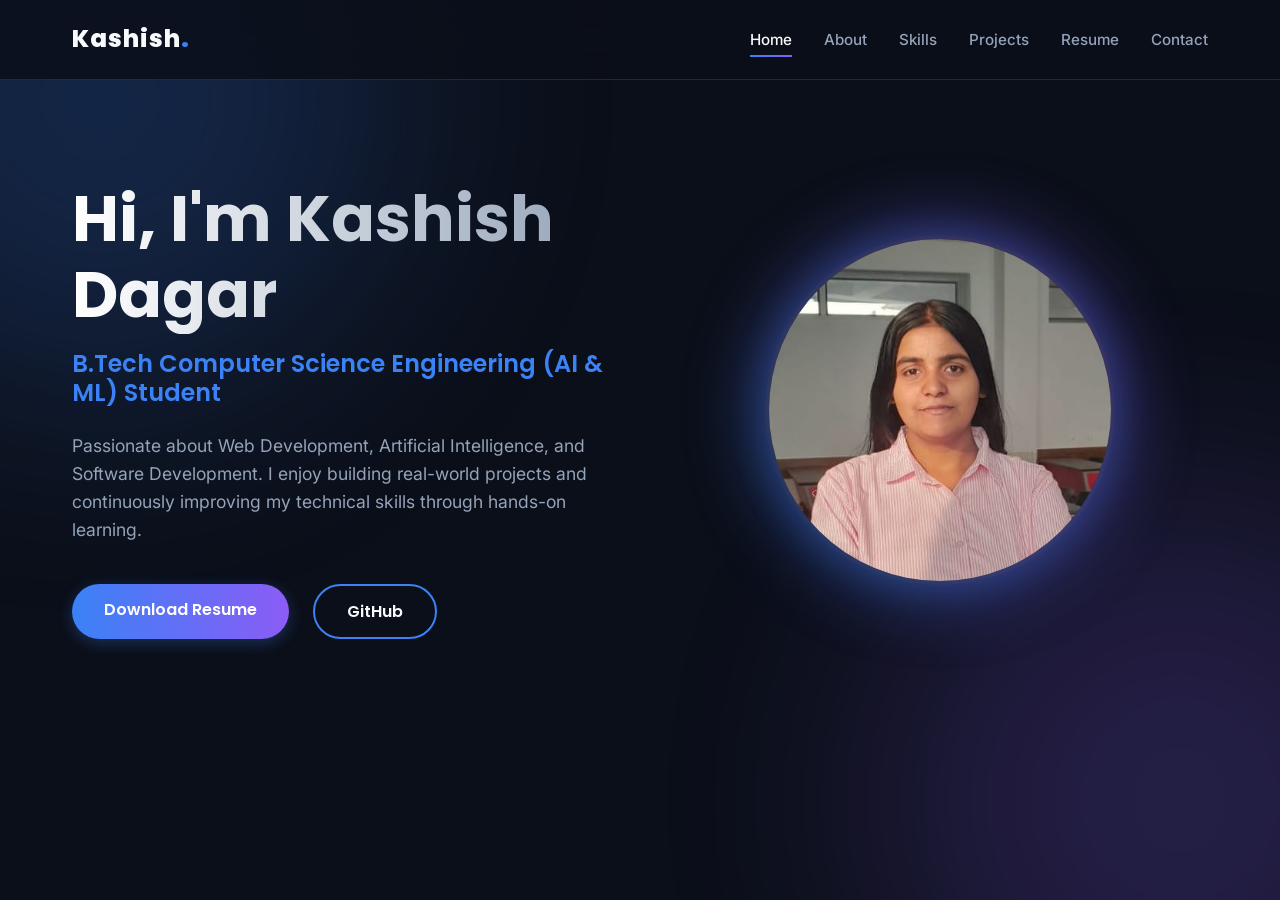
<file: index.html>
<!DOCTYPE html>
<html lang="en">
<head>
    <meta charset="UTF-8">
    <meta name="viewport" content="width=device-width, initial-scale=1.0">
    <title>Kashish Dagar | Portfolio</title>
    <meta name="description" content="Portfolio of Kashish Dagar, Aspiring Computer Science Engineer.">
    <link rel="stylesheet" href="index.css">
    <style>
        .hero {
            display: flex;
            align-items: center;
            justify-content: space-between;
            min-height: calc(100vh - var(--nav-height));
            gap: 4rem;
        }
        
        .hero-content {
            flex: 1;
            max-width: 600px;
        }

        .hero-title {
            font-size: 4rem;
            margin-bottom: 1rem;
            background: linear-gradient(to right, #fff, var(--text-muted));
            -webkit-background-clip: text;
            -webkit-text-fill-color: transparent;
        }

        .hero-subtitle {
            font-size: 1.5rem;
            color: var(--primary);
            margin-bottom: 1.5rem;
            font-family: var(--font-heading);
            font-weight: 600;
        }

        .hero-text {
            font-size: 1.1rem;
            color: var(--text-muted);
            margin-bottom: 2.5rem;
        }

        .hero-buttons {
            display: flex;
            gap: 1.5rem;
        }

        .hero-image-container {
            flex: 1;
            display: flex;
            justify-content: center;
            align-items: center;
            position: relative;
        }

        .hero-image {
            width: 350px;
            height: 350px;
            border-radius: 50%;
            object-fit: cover;
            border: 4px solid var(--card-border);
            position: relative;
            z-index: 10;
            box-shadow: 0 0 40px rgba(59, 130, 246, 0.2);
        }

        .hero-image-glow {
            position: absolute;
            width: 350px;
            height: 350px;
            background: linear-gradient(45deg, var(--primary), var(--secondary));
            border-radius: 50%;
            filter: blur(40px);
            opacity: 0.6;
            animation: pulse 4s infinite alternate;
        }

        @keyframes pulse {
            0% { transform: scale(1); opacity: 0.5; }
            100% { transform: scale(1.05); opacity: 0.8; }
        }

        @media (max-width: 992px) {
            .hero {
                flex-direction: column-reverse;
                text-align: center;
                justify-content: center;
                padding-top: 2rem;
            }
            .hero-buttons {
                justify-content: center;
            }
            .hero-title {
                font-size: 3rem;
            }
        }
    </style>
</head>
<body>
    <div class="bg-glow"></div>

    <!-- Navigation -->
    <nav class="navbar">
        <div class="container nav-container">
            <a href="index.html" class="logo">Kashish<span>.</span></a>
            <button class="hamburger" id="hamburger" aria-label="Toggle menu">&#9776;</button>
            <ul class="nav-links" id="navLinks">
                <li><a href="index.html" class="nav-link">Home</a></li>
                <li><a href="about.html" class="nav-link">About</a></li>
                <li><a href="skills.html" class="nav-link">Skills</a></li>
                <li><a href="projects.html" class="nav-link">Projects</a></li>
                <li><a href="resume.html" class="nav-link">Resume</a></li>
                <li><a href="contact.html" class="nav-link">Contact</a></li>
            </ul>
        </div>
    </nav>

    <!-- Main Content -->
    <main class="container">
        <section class="hero">
            <div class="hero-content">
                <h1 class="hero-title">Hi, I'm Kashish Dagar</h1>
                <h2 class="hero-subtitle">B.Tech Computer Science Engineering (AI & ML) Student</h2>
                <p class="hero-text">
                    Passionate about Web Development, Artificial Intelligence, and Software Development. I enjoy building real-world projects and continuously improving my technical skills through hands-on learning.
                </p>
                <div class="hero-buttons">
                    <a href="kashish_resume.pdf" class="btn btn-primary" download>Download Resume</a>
                    <a href="https://github.com/kd482008" class="btn btn-outline" target="_blank" rel="noopener noreferrer">GitHub</a>
                </div>
            </div>
            <div class="hero-image-container">
                <div class="hero-image-glow"></div>
                <img src="photo.jpeg" alt="Kashish Dagar" class="hero-image" onerror="this.src='https://via.placeholder.com/350?text=Profile+Photo'">
            </div>
        </section>
    </main>

    <script src="script.js"></script>
</body>
</html>
</file>
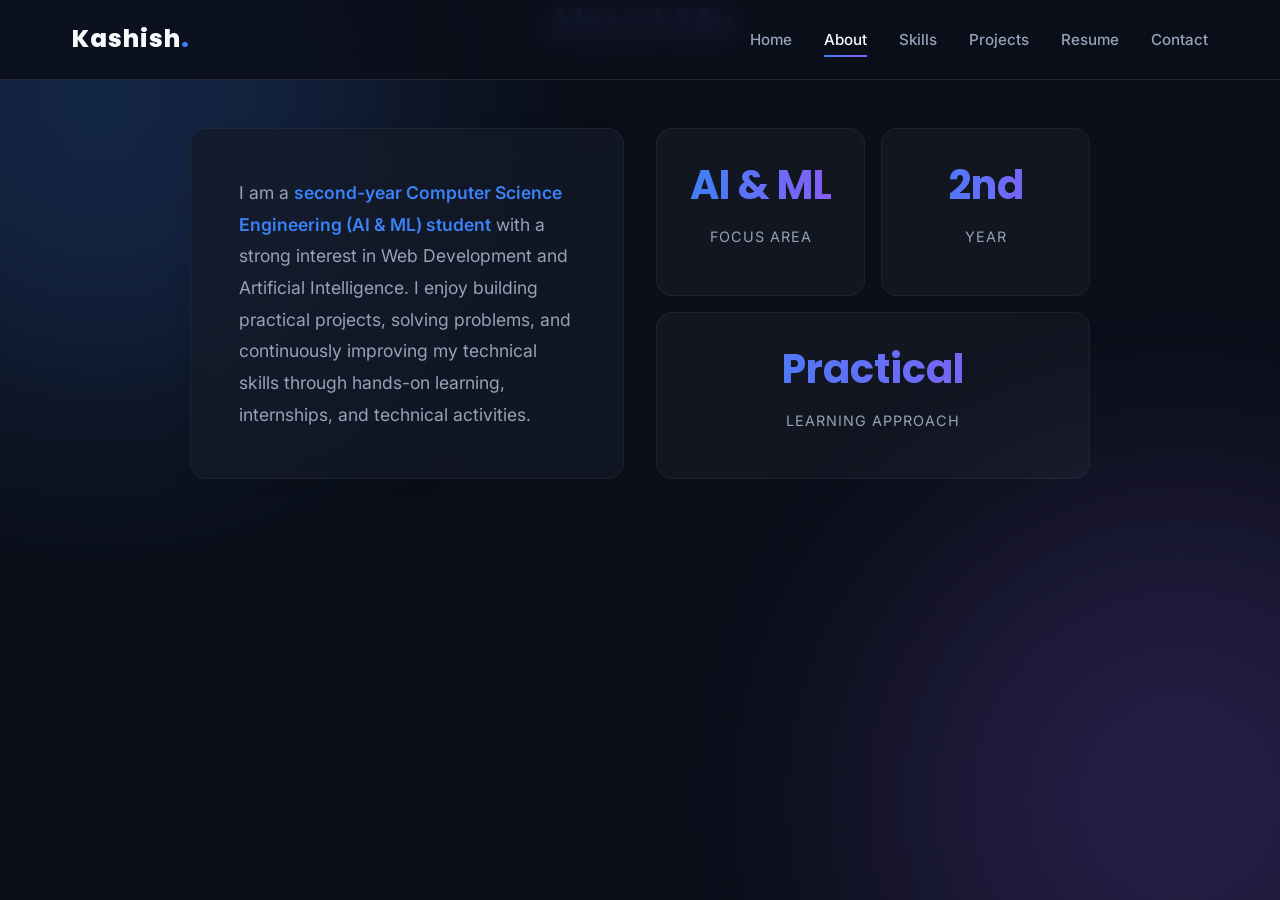
<file: about.html>
<!DOCTYPE html>
<html lang="en">

<head>
    <meta charset="UTF-8">
    <meta name="viewport" content="width=device-width, initial-scale=1.0">
    <title>About Me | Kashish Dagar</title>
    <meta name="description" content="Learn more about Kashish Dagar.">
    <link rel="stylesheet" href="index.css">
    <style>
        .about-section {
            display: flex;
            flex-direction: column;
            align-items: center;
            max-width: 900px;
            margin: 0 auto;
        }

        .about-content {
            display: grid;
            grid-template-columns: 1fr 1fr;
            gap: 2rem;
            margin-top: 2rem;
        }

        .about-card {
            padding: 3rem;
            text-align: center;
            display: flex;
            flex-direction: column;
            justify-content: center;
        }

        .about-text {
            font-size: 1.1rem;
            line-height: 1.8;
            color: var(--text-muted);
            text-align: left;
        }

        .highlight {
            color: var(--primary);
            font-weight: 600;
        }

        .stats-container {
            display: grid;
            grid-template-columns: repeat(2, 1fr);
            gap: 1rem;
        }

        .stat-card {
            background: rgba(255, 255, 255, 0.03);
            border-radius: 1rem;
            padding: 1.5rem;
            text-align: center;
            border: 1px solid var(--card-border);
        }

        .stat-value {
            font-size: 2.5rem;
            font-family: var(--font-heading);
            font-weight: 700;
            color: var(--text-main);
            margin-bottom: 0.5rem;
            background: linear-gradient(to right, var(--primary), var(--secondary));
            background-clip: text;
            -webkit-background-clip: text;
            -webkit-text-fill-color: transparent;
        }

        .stat-label {
            font-size: 0.9rem;
            color: var(--text-muted);
            text-transform: uppercase;
            letter-spacing: 1px;
        }

        @media (max-width: 768px) {
            .about-content {
                grid-template-columns: 1fr;
            }
        }
    </style>
</head>

<body>
    <div class="bg-glow"></div>

    <!-- Navigation -->
    <nav class="navbar">
        <div class="container nav-container">
            <a href="index.html" class="logo">Kashish<span>.</span></a>
            <button class="hamburger" id="hamburger" aria-label="Toggle menu">&#9776;</button>
            <ul class="nav-links" id="navLinks">
                <li><a href="index.html" class="nav-link">Home</a></li>
                <li><a href="about.html" class="nav-link">About</a></li>
                <li><a href="skills.html" class="nav-link">Skills</a></li>
                <li><a href="projects.html" class="nav-link">Projects</a></li>
                <li><a href="resume.html" class="nav-link">Resume</a></li>
                <li><a href="contact.html" class="nav-link">Contact</a></li>
            </ul>
        </div>
    </nav>

    <!-- Main Content -->
    <main class="container">
        <section class="about-section">
            <h2 class="section-title">About Me</h2>

            <div class="about-content">
                <div class="card about-card">
                    <p class="about-text">
                        I am a <span class="highlight">second-year Computer Science Engineering (AI & ML) student</span> with a strong interest in Web Development and Artificial Intelligence. I enjoy building practical projects, solving problems, and continuously improving my technical skills through hands-on learning, internships, and technical activities.
                    </p>
                </div>

                <div class="stats-container">
                    <div class="stat-card">
                        <div class="stat-value">AI & ML</div>
                        <div class="stat-label">Focus Area</div>
                    </div>
                    <div class="stat-card">
                        <div class="stat-value">2nd</div>
                        <div class="stat-label">Year</div>
                    </div>
                    <div class="stat-card" style="grid-column: span 2;">
                        <div class="stat-value">Practical</div>
                        <div class="stat-label">Learning Approach</div>
                    </div>
                </div>
            </div>
        </section>
    </main>

    <script src="script.js"></script>
</body>

</html>
</file>
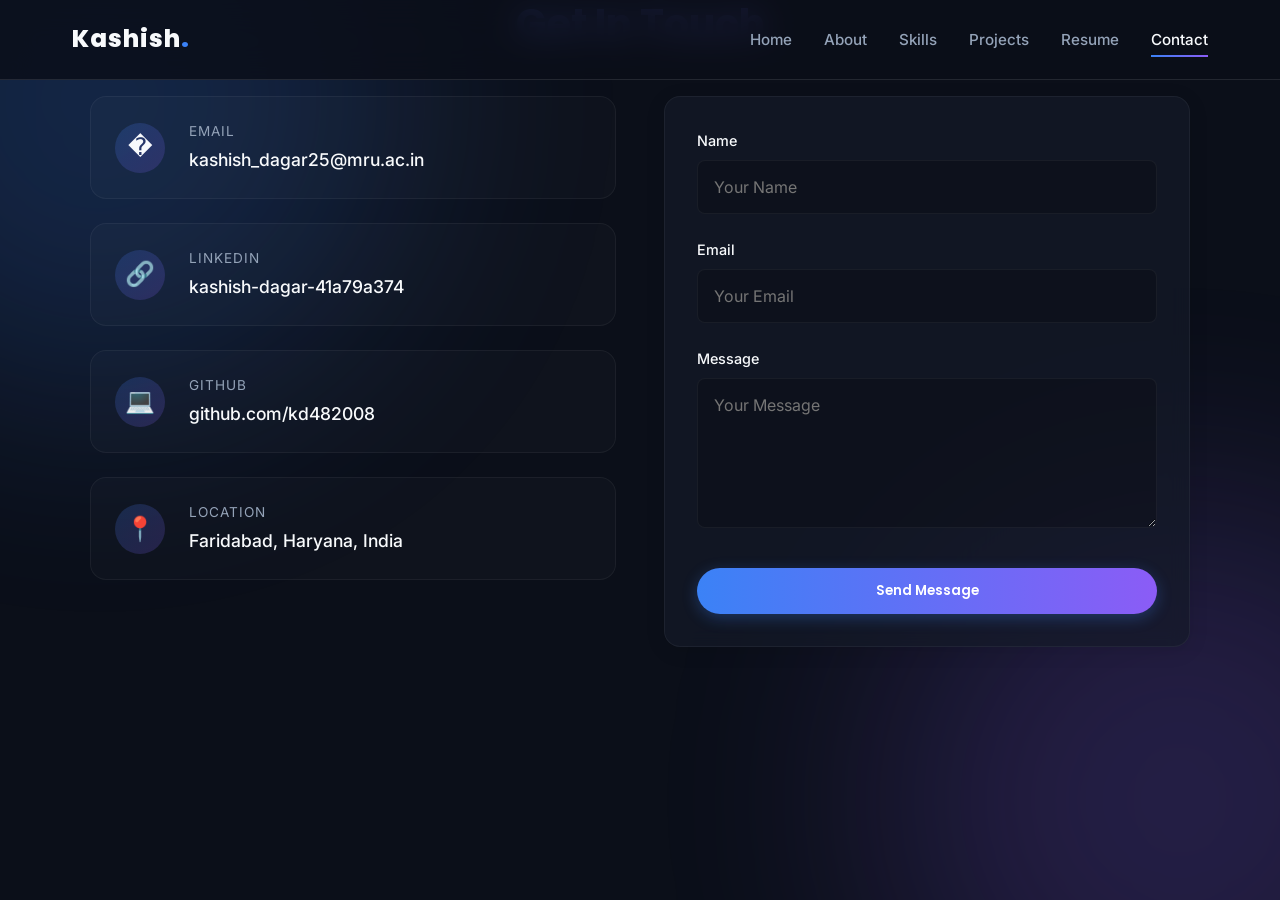
<file: contact.html>
<!DOCTYPE html>
<html lang="en">

<head>
    <meta charset="UTF-8">
    <meta name="viewport" content="width=device-width, initial-scale=1.0">
    <title>Contact | Kashish Dagar</title>
    <meta name="description" content="Get in touch with Kashish Dagar.">
    <link rel="stylesheet" href="index.css">
    <style>
        .contact-container {
            display: grid;
            grid-template-columns: 1fr 1fr;
            gap: 3rem;
            max-width: 1100px;
            margin: 0 auto;
        }

        .contact-info {
            display: flex;
            flex-direction: column;
            gap: 1.5rem;
        }

        .contact-card {
            display: flex;
            align-items: center;
            gap: 1.5rem;
            padding: 1.5rem;
            background: rgba(255, 255, 255, 0.02);
            border: 1px solid var(--card-border);
            border-radius: 1rem;
            transition: var(--transition);
        }

        .contact-card:hover {
            background: rgba(59, 130, 246, 0.05);
            transform: translateX(10px);
            border-color: rgba(59, 130, 246, 0.3);
        }

        .contact-icon {
            width: 50px;
            height: 50px;
            border-radius: 50%;
            background: linear-gradient(135deg, rgba(59, 130, 246, 0.2), rgba(139, 92, 246, 0.2));
            display: flex;
            align-items: center;
            justify-content: center;
            font-size: 1.5rem;
        }

        .contact-details {
            display: flex;
            flex-direction: column;
        }

        .contact-label {
            font-size: 0.85rem;
            color: var(--text-muted);
            text-transform: uppercase;
            letter-spacing: 1px;
            margin-bottom: 0.2rem;
        }

        .contact-value {
            font-size: 1.1rem;
            color: var(--text-main);
            font-weight: 500;
        }

        .contact-value a {
            transition: color 0.3s;
        }

        .contact-value a:hover {
            color: var(--primary);
        }

        /* Form Styles */
        .contact-form {
            display: flex;
            flex-direction: column;
            gap: 1.5rem;
        }

        .form-group {
            display: flex;
            flex-direction: column;
            gap: 0.5rem;
        }

        .form-label {
            font-size: 0.9rem;
            color: var(--text-main);
            font-weight: 500;
        }

        .form-input,
        .form-textarea {
            width: 100%;
            padding: 1rem;
            background: rgba(0, 0, 0, 0.2);
            border: 1px solid var(--card-border);
            border-radius: 0.5rem;
            color: var(--text-main);
            font-family: var(--font-body);
            font-size: 1rem;
            transition: var(--transition);
        }

        .form-input:focus,
        .form-textarea:focus {
            outline: none;
            border-color: var(--primary);
            box-shadow: 0 0 0 3px rgba(59, 130, 246, 0.2);
        }

        .form-textarea {
            resize: vertical;
            min-height: 150px;
        }

        @media (max-width: 992px) {
            .contact-container {
                grid-template-columns: 1fr;
            }

            .contact-card:hover {
                transform: translateY(-5px);
            }
        }
    </style>
</head>

<body>
    <div class="bg-glow"></div>

    <!-- Navigation -->
    <nav class="navbar">
        <div class="container nav-container">
            <a href="index.html" class="logo">Kashish<span>.</span></a>
            <button class="hamburger" id="hamburger" aria-label="Toggle menu">&#9776;</button>
            <ul class="nav-links" id="navLinks">
                <li><a href="index.html" class="nav-link">Home</a></li>
                <li><a href="about.html" class="nav-link">About</a></li>
                <li><a href="skills.html" class="nav-link">Skills</a></li>
                <li><a href="projects.html" class="nav-link">Projects</a></li>
                <li><a href="resume.html" class="nav-link">Resume</a></li>
                <li><a href="contact.html" class="nav-link">Contact</a></li>
            </ul>
        </div>
    </nav>

    <!-- Main Content -->
    <main class="container">
        <section>
            <h2 class="section-title">Get In Touch</h2>

            <div class="contact-container">
                <!-- Contact Info -->
                <div class="contact-info">
                    <div class="contact-card">
                        <div class="contact-icon">�</div>
                        <div class="contact-details">
                            <span class="contact-label">Email</span>
                            <span class="contact-value"><a
                                    href="mailto:kashish_dagar25@mru.ac.in">kashish_dagar25@mru.ac.in</a></span>
                        </div>
                    </div>

                    <div class="contact-card">
                        <div class="contact-icon">🔗</div>
                        <div class="contact-details">
                            <span class="contact-label">LinkedIn</span>
                            <span class="contact-value"><a href="https://www.linkedin.com/in/kashish-dagar-41a79a374"
                                    target="_blank" rel="noopener noreferrer">kashish-dagar-41a79a374</a></span>
                        </div>
                    </div>

                    <div class="contact-card">
                        <div class="contact-icon">💻</div>
                        <div class="contact-details">
                            <span class="contact-label">GitHub</span>
                            <span class="contact-value"><a href="https://github.com/kd482008"
                                    target="_blank" rel="noopener noreferrer">github.com/kd482008</a></span>
                        </div>
                    </div>

                    <div class="contact-card">
                        <div class="contact-icon">📍</div>
                        <div class="contact-details">
                            <span class="contact-label">Location</span>
                            <span class="contact-value">Faridabad, Haryana, India</span>
                        </div>
                    </div>
                </div>

                <!-- Contact Form -->
                <div class="card">
                    <form class="contact-form" action="#" method="POST"
                        onsubmit="event.preventDefault(); alert('Thank you for your message! This is a demo form.');">
                        <div class="form-group">
                            <label for="name" class="form-label">Name</label>
                            <input type="text" id="name" name="name" class="form-input" placeholder="Your Name"
                                required>
                        </div>

                        <div class="form-group">
                            <label for="email" class="form-label">Email</label>
                            <input type="email" id="email" name="email" class="form-input" placeholder="Your Email"
                                required>
                        </div>

                        <div class="form-group">
                            <label for="message" class="form-label">Message</label>
                            <textarea id="message" name="message" class="form-textarea" placeholder="Your Message"
                                required></textarea>
                        </div>

                        <button type="submit" class="btn btn-primary" style="width: 100%; margin-top: 1rem;">Send
                            Message</button>
                    </form>
                </div>
            </div>
        </section>
    </main>

    <script src="script.js"></script>
</body>

</html>
</file>
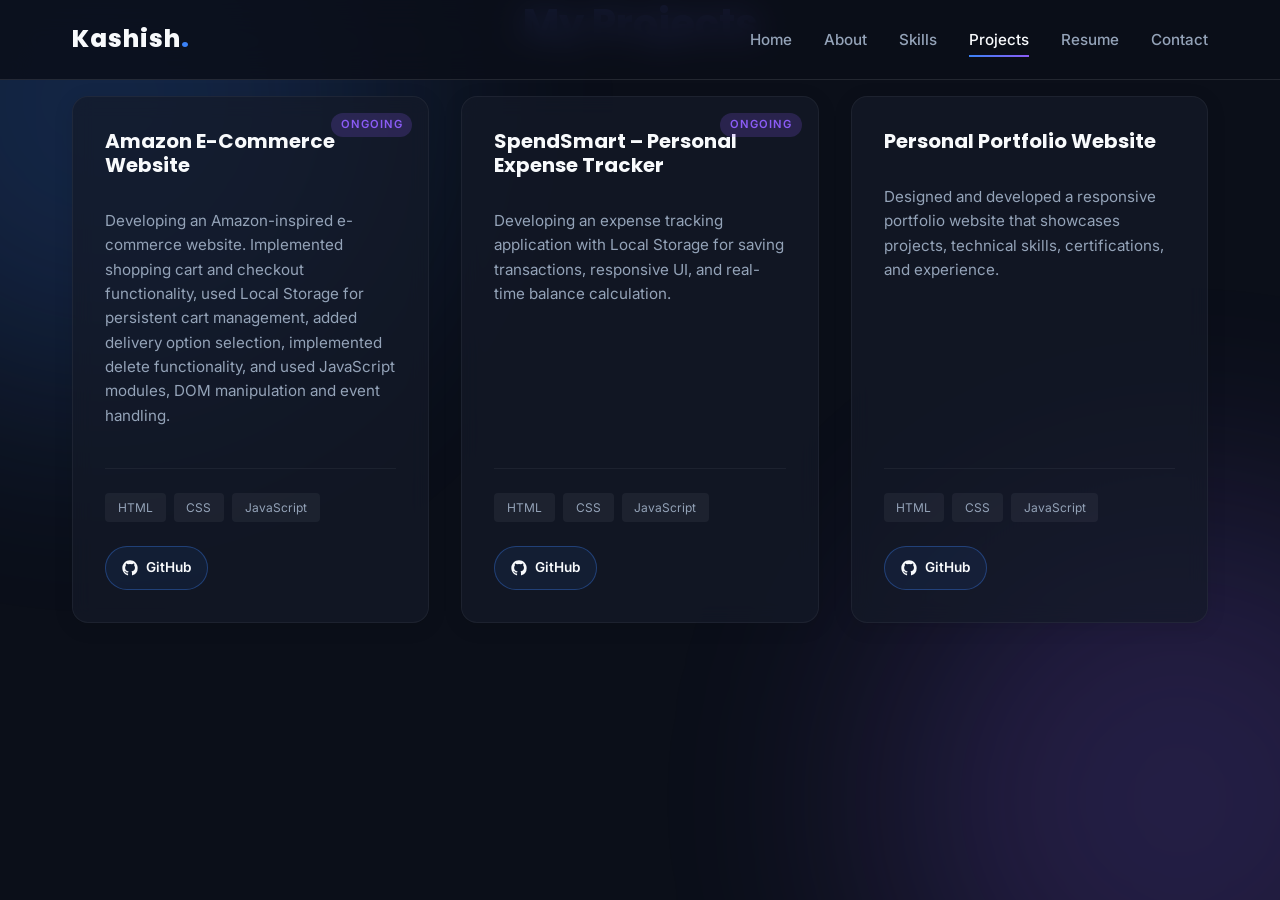
<file: projects.html>
<!DOCTYPE html>
<html lang="en">
<head>
    <meta charset="UTF-8">
    <meta name="viewport" content="width=device-width, initial-scale=1.0">
    <title>Projects | Kashish Dagar</title>
    <meta name="description" content="Projects built by Kashish Dagar.">
    <link rel="stylesheet" href="index.css">
    <style>
        .projects-grid {
            display: grid;
            grid-template-columns: repeat(auto-fit, minmax(300px, 1fr));
            gap: 2rem;
            max-width: 1200px;
            margin: 0 auto;
        }

        .project-card {
            display: flex;
            flex-direction: column;
            height: 100%;
            position: relative;
            overflow: hidden;
            gap: 1rem;
        }

        .project-actions {
            display: flex;
            gap: 0.75rem;
            margin-top: 0.5rem;
            flex-wrap: wrap;
            align-items: center;
        }

        .project-link {
            display: inline-flex;
            align-items: center;
            justify-content: center;
            gap: 0.5rem;
            padding: 0.65rem 1rem;
            border-radius: 999px;
            border: 1px solid rgba(59, 130, 246, 0.35);
            color: var(--text-main);
            background: rgba(59, 130, 246, 0.08);
            font-size: 0.85rem;
            font-weight: 600;
            transition: var(--transition);
            width: fit-content;
        }

        .project-link:hover {
            background: rgba(59, 130, 246, 0.18);
            transform: translateY(-2px);
        }

        .project-card::before {
            content: '';
            position: absolute;
            top: 0;
            left: 0;
            width: 100%;
            height: 4px;
            background: linear-gradient(to right, var(--primary), var(--secondary));
            opacity: 0;
            transition: var(--transition);
        }

        .project-card:hover::before {
            opacity: 1;
        }

        .project-title {
            font-size: 1.25rem;
            margin-bottom: 1rem;
            color: var(--text-main);
        }

        .project-desc {
            color: var(--text-muted);
            font-size: 0.95rem;
            margin-bottom: 1.5rem;
            flex-grow: 1;
        }

        .project-tech {
            display: flex;
            flex-wrap: wrap;
            gap: 0.5rem;
            margin-top: auto;
            padding-top: 1.5rem;
            border-top: 1px solid var(--card-border);
        }

        .tech-tag {
            font-size: 0.75rem;
            padding: 0.3rem 0.8rem;
            background: rgba(255, 255, 255, 0.05);
            border-radius: 4px;
            color: var(--text-muted);
        }
        
        .project-status {
            position: absolute;
            top: 1rem;
            right: 1rem;
            font-size: 0.7rem;
            padding: 0.2rem 0.6rem;
            border-radius: 1rem;
            background: rgba(139, 92, 246, 0.2);
            color: var(--secondary);
            font-weight: 600;
            text-transform: uppercase;
            letter-spacing: 1px;
        }
    </style>
</head>
<body>
    <div class="bg-glow"></div>

    <!-- Navigation -->
    <nav class="navbar">
        <div class="container nav-container">
            <a href="index.html" class="logo">Kashish<span>.</span></a>
            <button class="hamburger" id="hamburger" aria-label="Toggle menu">&#9776;</button>
            <ul class="nav-links" id="navLinks">
                <li><a href="index.html" class="nav-link">Home</a></li>
                <li><a href="about.html" class="nav-link">About</a></li>
                <li><a href="skills.html" class="nav-link">Skills</a></li>
                <li><a href="projects.html" class="nav-link">Projects</a></li>
                <li><a href="resume.html" class="nav-link">Resume</a></li>
                <li><a href="contact.html" class="nav-link">Contact</a></li>
            </ul>
        </div>
    </nav>

    <!-- Main Content -->
    <main class="container">
        <section>
            <h2 class="section-title">My Projects</h2>
            
            <div class="projects-grid">
                <div class="card project-card">
                    <div class="project-status">Ongoing</div>
                    <h3 class="project-title">Amazon E-Commerce Website</h3>
                    <p class="project-desc">
                        Developing an Amazon-inspired e-commerce website. Implemented shopping cart and checkout functionality, used Local Storage for persistent cart management, added delivery option selection, implemented delete functionality, and used JavaScript modules, DOM manipulation and event handling.
                    </p>
                    <div class="project-tech">
                        <span class="tech-tag">HTML</span>
                        <span class="tech-tag">CSS</span>
                        <span class="tech-tag">JavaScript</span>
                    </div>
                    <div class="project-actions">
                        <a class="project-link" href="https://github.com/kd482008/amazon-ecommerce-website" target="_blank" rel="noopener noreferrer">
                            <svg aria-hidden="true" viewBox="0 0 24 24" width="16" height="16" fill="currentColor" style="flex-shrink:0;">
                                <path d="M12 0.5C5.65 0.5 0.5 5.65 0.5 12c0 5.08 3.29 9.39 7.86 10.91.58.11.79-.25.79-.56v-2.18c-3.2.7-3.88-1.35-3.88-1.35-.53-1.35-1.3-1.71-1.3-1.71-1.06-.72.08-.7.08-.7 1.17.08 1.78 1.2 1.78 1.2 1.04 1.78 2.72 1.27 3.39.97.1-.76.41-1.27.74-1.56-2.56-.29-5.26-1.28-5.26-5.7 0-1.26.45-2.29 1.19-3.09-.12-.29-.52-1.47.11-3.06 0 0 .97-.31 3.18 1.18a11.04 11.04 0 0 1 5.79 0c2.21-1.49 3.18-1.18 3.18-1.18.63 1.59.23 2.77.11 3.06.74.8 1.19 1.83 1.19 3.09 0 4.43-2.71 5.4-5.29 5.68.42.36.8 1.08.8 2.18v3.23c0 .31.21.68.8.56A11.51 11.51 0 0 0 23.5 12C23.5 5.65 18.35 0.5 12 0.5Z"></path>
                            </svg>
                            GitHub
                        </a>
                    </div>
                </div>

                <div class="card project-card">
                    <div class="project-status">Ongoing</div>
                    <h3 class="project-title">SpendSmart – Personal Expense Tracker</h3>
                    <p class="project-desc">
                        Developing an expense tracking application with Local Storage for saving transactions, responsive UI, and real-time balance calculation.
                    </p>
                    <div class="project-tech">
                        <span class="tech-tag">HTML</span>
                        <span class="tech-tag">CSS</span>
                        <span class="tech-tag">JavaScript</span>
                    </div>
                    <div class="project-actions">
                        <a class="project-link" href="https://github.com/kd482008/Spend-Smart" target="_blank" rel="noopener noreferrer">
                            <svg aria-hidden="true" viewBox="0 0 24 24" width="16" height="16" fill="currentColor" style="flex-shrink:0;">
                                <path d="M12 0.5C5.65 0.5 0.5 5.65 0.5 12c0 5.08 3.29 9.39 7.86 10.91.58.11.79-.25.79-.56v-2.18c-3.2.7-3.88-1.35-3.88-1.35-.53-1.35-1.3-1.71-1.3-1.71-1.06-.72.08-.7.08-.7 1.17.08 1.78 1.2 1.78 1.2 1.04 1.78 2.72 1.27 3.39.97.1-.76.41-1.27.74-1.56-2.56-.29-5.26-1.28-5.26-5.7 0-1.26.45-2.29 1.19-3.09-.12-.29-.52-1.47.11-3.06 0 0 .97-.31 3.18 1.18a11.04 11.04 0 0 1 5.79 0c2.21-1.49 3.18-1.18 3.18-1.18.63 1.59.23 2.77.11 3.06.74.8 1.19 1.83 1.19 3.09 0 4.43-2.71 5.4-5.29 5.68.42.36.8 1.08.8 2.18v3.23c0 .31.21.68.8.56A11.51 11.51 0 0 0 23.5 12C23.5 5.65 18.35 0.5 12 0.5Z"></path>
                            </svg>
                            GitHub
                        </a>
                    </div>
                </div>

                <div class="card project-card">
                    <h3 class="project-title">Personal Portfolio Website</h3>
                    <p class="project-desc">
                        Designed and developed a responsive portfolio website that showcases projects, technical skills, certifications, and experience.
                    </p>
                    <div class="project-tech">
                        <span class="tech-tag">HTML</span>
                        <span class="tech-tag">CSS</span>
                        <span class="tech-tag">JavaScript</span>
                    </div>
                    <div class="project-actions">
                        <a class="project-link" href="https://github.com/kd482008/portfolio" target="_blank" rel="noopener noreferrer">
                            <svg aria-hidden="true" viewBox="0 0 24 24" width="16" height="16" fill="currentColor" style="flex-shrink:0;">
                                <path d="M12 0.5C5.65 0.5 0.5 5.65 0.5 12c0 5.08 3.29 9.39 7.86 10.91.58.11.79-.25.79-.56v-2.18c-3.2.7-3.88-1.35-3.88-1.35-.53-1.35-1.3-1.71-1.3-1.71-1.06-.72.08-.7.08-.7 1.17.08 1.78 1.2 1.78 1.2 1.04 1.78 2.72 1.27 3.39.97.1-.76.41-1.27.74-1.56-2.56-.29-5.26-1.28-5.26-5.7 0-1.26.45-2.29 1.19-3.09-.12-.29-.52-1.47.11-3.06 0 0 .97-.31 3.18 1.18a11.04 11.04 0 0 1 5.79 0c2.21-1.49 3.18-1.18 3.18-1.18.63 1.59.23 2.77.11 3.06.74.8 1.19 1.83 1.19 3.09 0 4.43-2.71 5.4-5.29 5.68.42.36.8 1.08.8 2.18v3.23c0 .31.21.68.8.56A11.51 11.51 0 0 0 23.5 12C23.5 5.65 18.35 0.5 12 0.5Z"></path>
                            </svg>
                            GitHub
                        </a>
                    </div>
                </div>
            </div>
        </section>
    </main>

    <script src="script.js"></script>
</body>
</html>
</file>
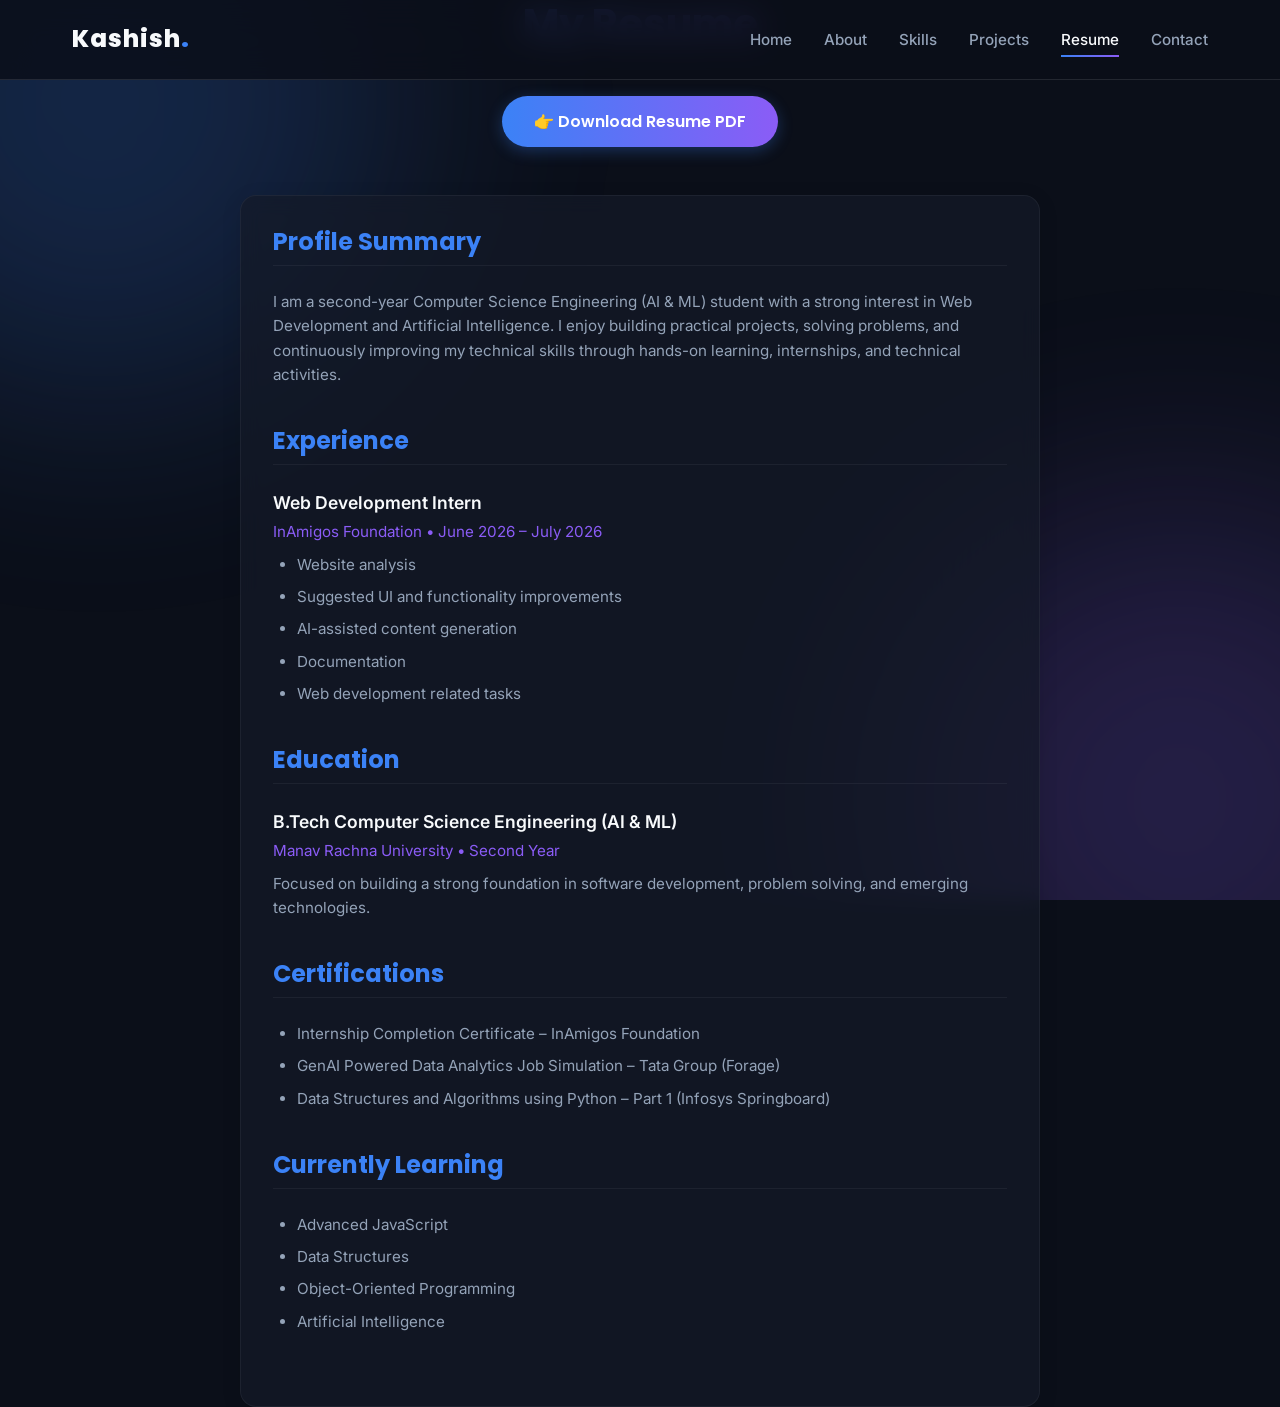
<file: resume.html>
<!DOCTYPE html>
<html lang="en">
<head>
    <meta charset="UTF-8">
    <meta name="viewport" content="width=device-width, initial-scale=1.0">
    <title>Resume | Kashish Dagar</title>
    <meta name="description" content="Resume of Kashish Dagar.">
    <link rel="stylesheet" href="index.css">
    <style>
        .resume-container {
            max-width: 800px;
            margin: 0 auto;
        }

        .download-btn-container {
            text-align: center;
            margin-bottom: 3rem;
        }

        .resume-section {
            margin-bottom: 2.5rem;
        }

        .resume-section-title {
            font-size: 1.5rem;
            color: var(--primary);
            margin-bottom: 1.5rem;
            border-bottom: 1px solid var(--card-border);
            padding-bottom: 0.5rem;
            display: flex;
            align-items: center;
            gap: 0.5rem;
        }

        .resume-item {
            margin-bottom: 1.5rem;
        }
        
        .resume-item:last-child {
            margin-bottom: 0;
        }

        .resume-item-title {
            font-size: 1.1rem;
            font-weight: 600;
            color: var(--text-main);
            margin-bottom: 0.2rem;
        }

        .resume-item-subtitle {
            font-size: 0.95rem;
            color: var(--secondary);
            margin-bottom: 0.5rem;
        }

        .resume-item-desc {
            color: var(--text-muted);
            font-size: 0.95rem;
            line-height: 1.6;
        }

        ul.resume-list {
            list-style-type: disc;
            padding-left: 1.5rem;
            color: var(--text-muted);
            font-size: 0.95rem;
            line-height: 1.6;
        }
        
        ul.resume-list li {
            margin-bottom: 0.5rem;
        }
    </style>
</head>
<body>
    <div class="bg-glow"></div>

    <!-- Navigation -->
    <nav class="navbar">
        <div class="container nav-container">
            <a href="index.html" class="logo">Kashish<span>.</span></a>
            <button class="hamburger" id="hamburger" aria-label="Toggle menu">&#9776;</button>
            <ul class="nav-links" id="navLinks">
                <li><a href="index.html" class="nav-link">Home</a></li>
                <li><a href="about.html" class="nav-link">About</a></li>
                <li><a href="skills.html" class="nav-link">Skills</a></li>
                <li><a href="projects.html" class="nav-link">Projects</a></li>
                <li><a href="resume.html" class="nav-link">Resume</a></li>
                <li><a href="contact.html" class="nav-link">Contact</a></li>
            </ul>
        </div>
    </nav>

    <!-- Main Content -->
    <main class="container">
        <section class="resume-container">
            <h2 class="section-title">My Resume</h2>

            <div class="download-btn-container">
                <a href="kashish_resume.pdf" class="btn btn-primary" download>
                    👉 Download Resume PDF
                </a>
            </div>

            <div class="card">
                <div class="resume-section">
                    <h3 class="resume-section-title">Profile Summary</h3>
                    <p class="resume-item-desc">
                        I am a second-year Computer Science Engineering (AI & ML) student with a strong interest in Web Development and Artificial Intelligence. I enjoy building practical projects, solving problems, and continuously improving my technical skills through hands-on learning, internships, and technical activities.
                    </p>
                </div>

                <div class="resume-section">
                    <h3 class="resume-section-title">Experience</h3>
                    <div class="resume-item">
                        <div class="resume-item-title">Web Development Intern</div>
                        <div class="resume-item-subtitle">InAmigos Foundation • June 2026 – July 2026</div>
                        <ul class="resume-list">
                            <li>Website analysis</li>
                            <li>Suggested UI and functionality improvements</li>
                            <li>AI-assisted content generation</li>
                            <li>Documentation</li>
                            <li>Web development related tasks</li>
                        </ul>
                    </div>
                </div>

                <div class="resume-section">
                    <h3 class="resume-section-title">Education</h3>
                    <div class="resume-item">
                        <div class="resume-item-title">B.Tech Computer Science Engineering (AI & ML)</div>
                        <div class="resume-item-subtitle">Manav Rachna University • Second Year</div>
                        <div class="resume-item-desc">
                            Focused on building a strong foundation in software development, problem solving, and emerging technologies.
                        </div>
                    </div>
                </div>

                <div class="resume-section">
                    <h3 class="resume-section-title">Certifications</h3>
                    <ul class="resume-list">
                        <li>Internship Completion Certificate – InAmigos Foundation</li>
                        <li>GenAI Powered Data Analytics Job Simulation – Tata Group (Forage)</li>
                        <li>Data Structures and Algorithms using Python – Part 1 (Infosys Springboard)</li>
                    </ul>
                </div>

                <div class="resume-section">
                    <h3 class="resume-section-title">Currently Learning</h3>
                    <ul class="resume-list">
                        <li>Advanced JavaScript</li>
                        <li>Data Structures</li>
                        <li>Object-Oriented Programming</li>
                        <li>Artificial Intelligence</li>
                    </ul>
                </div>

            </div>
        </section>
    </main>

    <script src="script.js"></script>
</body>
</html>
</file>
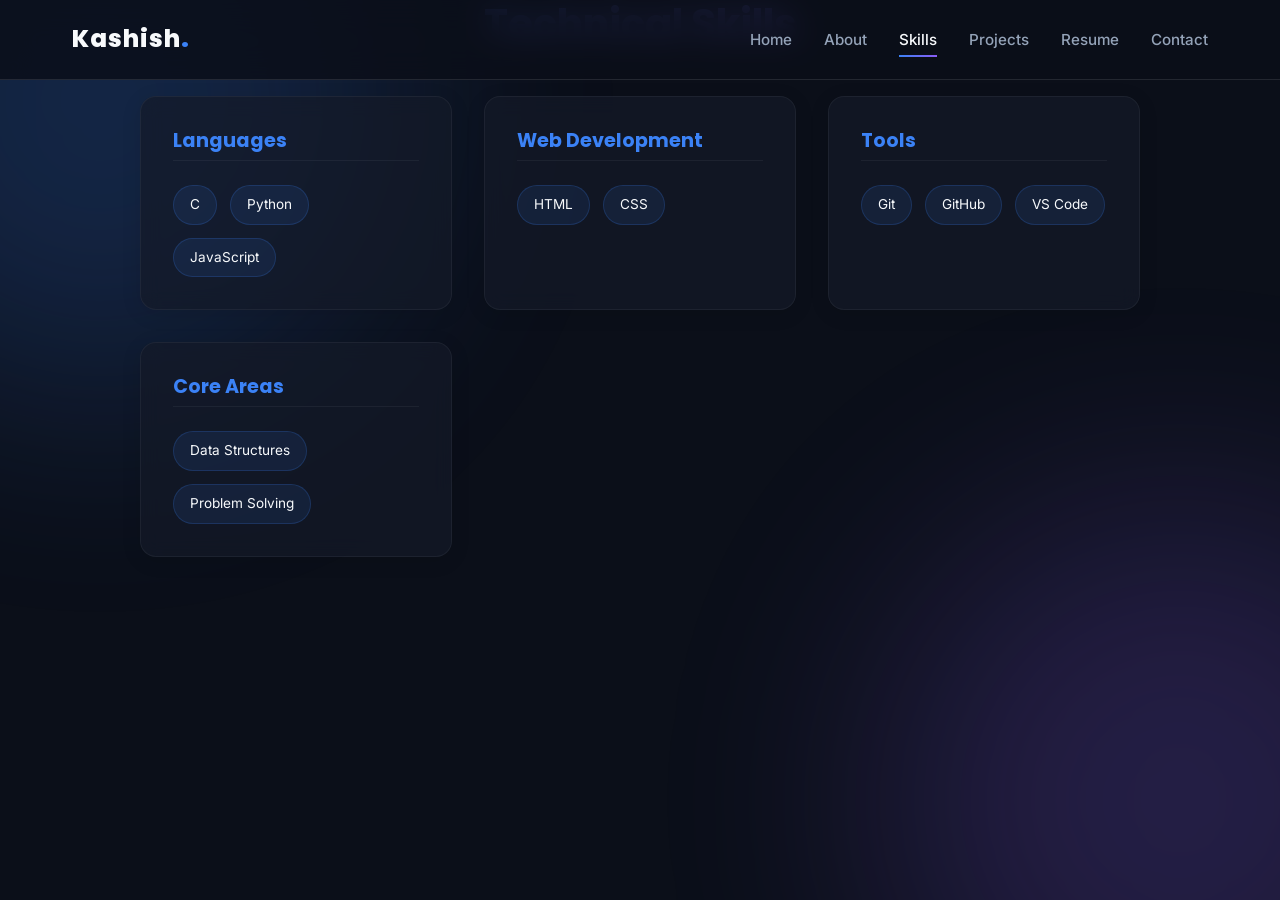
<file: skills.html>
<!DOCTYPE html>
<html lang="en">
<head>
    <meta charset="UTF-8">
    <meta name="viewport" content="width=device-width, initial-scale=1.0">
    <title>Skills | Kashish Dagar</title>
    <meta name="description" content="Technical skills of Kashish Dagar.">
    <link rel="stylesheet" href="index.css">
    <style>
        .skills-grid {
            display: grid;
            grid-template-columns: repeat(auto-fit, minmax(300px, 1fr));
            gap: 2rem;
            max-width: 1000px;
            margin: 0 auto;
        }

        .skill-category {
            margin-bottom: 1.5rem;
            font-size: 1.2rem;
            color: var(--primary);
            font-family: var(--font-heading);
            border-bottom: 1px solid var(--card-border);
            padding-bottom: 0.5rem;
        }

        .skill-item {
            margin-bottom: 1.5rem;
        }

        .skill-header {
            display: flex;
            justify-content: space-between;
            margin-bottom: 0.5rem;
            font-size: 0.95rem;
        }

        .skill-name {
            font-weight: 500;
        }

        .skill-level {
            color: var(--text-muted);
            font-size: 0.85rem;
        }

        .progress-bar {
            width: 100%;
            height: 8px;
            background: rgba(255, 255, 255, 0.05);
            border-radius: 4px;
            overflow: hidden;
            position: relative;
        }

        .progress-fill {
            height: 100%;
            background: linear-gradient(to right, var(--primary), var(--secondary));
            border-radius: 4px;
            position: relative;
        }

        .progress-fill::after {
            content: '';
            position: absolute;
            top: 0;
            left: 0;
            right: 0;
            bottom: 0;
            background: linear-gradient(to bottom, rgba(255,255,255,0.2) 0%, rgba(255,255,255,0) 100%);
        }
        
        .tags-container {
            display: flex;
            flex-wrap: wrap;
            gap: 0.8rem;
            margin-top: 1rem;
        }

        .skill-tag {
            background: rgba(59, 130, 246, 0.1);
            color: var(--text-main);
            padding: 0.5rem 1rem;
            border-radius: 2rem;
            font-size: 0.85rem;
            border: 1px solid rgba(59, 130, 246, 0.2);
            transition: var(--transition);
        }

        .skill-tag:hover {
            background: rgba(59, 130, 246, 0.2);
            transform: translateY(-2px);
            box-shadow: 0 4px 10px rgba(59, 130, 246, 0.2);
        }
    </style>
</head>
<body>
    <div class="bg-glow"></div>

    <!-- Navigation -->
    <nav class="navbar">
        <div class="container nav-container">
            <a href="index.html" class="logo">Kashish<span>.</span></a>
            <button class="hamburger" id="hamburger" aria-label="Toggle menu">&#9776;</button>
            <ul class="nav-links" id="navLinks">
                <li><a href="index.html" class="nav-link">Home</a></li>
                <li><a href="about.html" class="nav-link">About</a></li>
                <li><a href="skills.html" class="nav-link">Skills</a></li>
                <li><a href="projects.html" class="nav-link">Projects</a></li>
                <li><a href="resume.html" class="nav-link">Resume</a></li>
                <li><a href="contact.html" class="nav-link">Contact</a></li>
            </ul>
        </div>
    </nav>

    <!-- Main Content -->
    <main class="container">
        <section>
            <h2 class="section-title">Technical Skills</h2>
            
            <div class="skills-grid">
                <div class="card">
                    <h3 class="skill-category">Languages</h3>
                    <div class="tags-container">
                        <span class="skill-tag">C</span>
                        <span class="skill-tag">Python</span>
                        <span class="skill-tag">JavaScript</span>
                    </div>
                </div>

                <div class="card">
                    <h3 class="skill-category">Web Development</h3>
                    <div class="tags-container">
                        <span class="skill-tag">HTML</span>
                        <span class="skill-tag">CSS</span>
                    </div>
                </div>

                <div class="card">
                    <h3 class="skill-category">Tools</h3>
                    <div class="tags-container">
                        <span class="skill-tag">Git</span>
                        <span class="skill-tag">GitHub</span>
                        <span class="skill-tag">VS Code</span>
                    </div>
                </div>

                <div class="card">
                    <h3 class="skill-category">Core Areas</h3>
                    <div class="tags-container">
                        <span class="skill-tag">Data Structures</span>
                        <span class="skill-tag">Problem Solving</span>
                    </div>
                </div>
            </div>
        </section>
    </main>

    <script src="script.js"></script>
</body>
</html>
</file>
<file: index.css>
@import url('https://fonts.googleapis.com/css2?family=Inter:wght@300;400;500;600;700&family=Poppins:wght@400;500;600;700;800&display=swap');

:root {
  /* Colors */
  --bg-color: #0b0f19;
  --bg-card: rgba(20, 26, 40, 0.7);
  --bg-nav: rgba(11, 15, 25, 0.85);
  
  --primary: #3b82f6; /* Blue */
  --primary-glow: rgba(59, 130, 246, 0.5);
  --secondary: #8b5cf6; /* Purple */
  --secondary-glow: rgba(139, 92, 246, 0.5);
  
  --text-main: #f8fafc;
  --text-muted: #94a3b8;
  
  --border-color: rgba(255, 255, 255, 0.1);
  --card-border: rgba(255, 255, 255, 0.05);

  /* Typography */
  --font-heading: 'Poppins', sans-serif;
  --font-body: 'Inter', sans-serif;

  /* Spacing & Layout */
  --nav-height: 80px;
  --container-width: 1200px;
  
  /* Transitions */
  --transition: all 0.3s cubic-bezier(0.4, 0, 0.2, 1);
}

* {
  margin: 0;
  padding: 0;
  box-sizing: border-box;
}

html {
  scroll-behavior: smooth;
}

body {
  font-family: var(--font-body);
  background-color: var(--bg-color);
  color: var(--text-main);
  line-height: 1.6;
  overflow-x: hidden;
  min-height: 100vh;
  display: flex;
  flex-direction: column;
}

/* Typography Utility */
h1, h2, h3, h4, h5, h6 {
  font-family: var(--font-heading);
  font-weight: 700;
  line-height: 1.2;
}

h2.section-title {
  text-align: center;
  font-size: 2.5rem;
  margin-bottom: 3rem;
  background: linear-gradient(to right, var(--primary), var(--secondary));
  -webkit-background-clip: text;
  -webkit-text-fill-color: transparent;
  display: inline-block;
  width: 100%;
}

a {
  text-decoration: none;
  color: inherit;
  transition: var(--transition);
}

ul {
  list-style: none;
}

/* Background Gradients */
.bg-glow {
  position: fixed;
  top: 0;
  left: 0;
  width: 100vw;
  height: 100vh;
  z-index: -1;
  overflow: hidden;
  pointer-events: none;
}

.bg-glow::before, .bg-glow::after {
  content: '';
  position: absolute;
  width: 600px;
  height: 600px;
  border-radius: 50%;
  filter: blur(120px);
  opacity: 0.4;
}

.bg-glow::before {
  top: -200px;
  left: -200px;
  background: var(--primary-glow);
}

.bg-glow::after {
  bottom: -200px;
  right: -200px;
  background: var(--secondary-glow);
}

/* Container */
.container {
  width: 100%;
  max-width: var(--container-width);
  margin: 0 auto;
  padding: 0 2rem;
}

/* Navbar */
.navbar {
  position: fixed;
  top: 0;
  left: 0;
  width: 100%;
  height: var(--nav-height);
  background: var(--bg-nav);
  backdrop-filter: blur(16px);
  -webkit-backdrop-filter: blur(16px);
  border-bottom: 1px solid var(--border-color);
  z-index: 1000;
  display: flex;
  align-items: center;
}

.nav-container {
  display: flex;
  justify-content: space-between;
  align-items: center;
  width: 100%;
}

.logo {
  font-family: var(--font-heading);
  font-size: 1.5rem;
  font-weight: 800;
  color: var(--text-main);
  letter-spacing: 1px;
}

.logo span {
  color: var(--primary);
}

.nav-links {
  display: flex;
  gap: 2rem;
}

.nav-link {
  font-size: 0.95rem;
  font-weight: 500;
  color: var(--text-muted);
  position: relative;
  padding: 0.5rem 0;
}

.nav-link::after {
  content: '';
  position: absolute;
  bottom: 0;
  left: 0;
  width: 0;
  height: 2px;
  background: linear-gradient(to right, var(--primary), var(--secondary));
  transition: var(--transition);
}

.nav-link:hover, .nav-link.active {
  color: var(--text-main);
}

.nav-link:hover::after, .nav-link.active::after {
  width: 100%;
}

.hamburger {
  display: none;
  cursor: pointer;
  background: none;
  border: none;
  color: var(--text-main);
  font-size: 1.5rem;
}

/* Main Content */
main {
  flex-grow: 1;
  padding-top: calc(var(--nav-height) + 4rem);
  padding-bottom: 4rem;
  min-height: calc(100vh - var(--nav-height));
  display: flex;
  flex-direction: column;
}

/* Cards */
.card {
  background: var(--bg-card);
  backdrop-filter: blur(10px);
  border: 1px solid var(--card-border);
  border-radius: 1rem;
  padding: 2rem;
  transition: var(--transition);
  box-shadow: 0 4px 20px rgba(0, 0, 0, 0.1);
}

.card:hover {
  transform: translateY(-5px);
  border-color: rgba(255, 255, 255, 0.15);
  box-shadow: 0 10px 30px rgba(0, 0, 0, 0.2), 0 0 20px var(--primary-glow);
}

/* Buttons */
.btn {
  display: inline-block;
  padding: 0.8rem 2rem;
  border-radius: 2rem;
  font-weight: 600;
  font-family: var(--font-heading);
  cursor: pointer;
  transition: var(--transition);
  border: none;
  text-align: center;
}

.btn-primary {
  background: linear-gradient(to right, var(--primary), var(--secondary));
  color: #fff;
  box-shadow: 0 4px 15px rgba(59, 130, 246, 0.3);
}

.btn-primary:hover {
  transform: translateY(-2px);
  box-shadow: 0 8px 25px rgba(59, 130, 246, 0.5);
}

.btn-outline {
  background: transparent;
  color: var(--text-main);
  border: 2px solid var(--primary);
}

.btn-outline:hover {
  background: rgba(59, 130, 246, 0.1);
  transform: translateY(-2px);
}

/* Responsive */
@media (max-width: 768px) {
  .hamburger {
    display: block;
  }

  .nav-links {
    position: fixed;
    top: var(--nav-height);
    right: -100%;
    width: 100%;
    height: calc(100vh - var(--nav-height));
    background: var(--bg-nav);
    backdrop-filter: blur(16px);
    flex-direction: column;
    align-items: center;
    justify-content: center;
    gap: 3rem;
    transition: var(--transition);
  }

  .nav-links.active {
    right: 0;
  }

  .nav-link {
    font-size: 1.5rem;
  }
}
</file>
